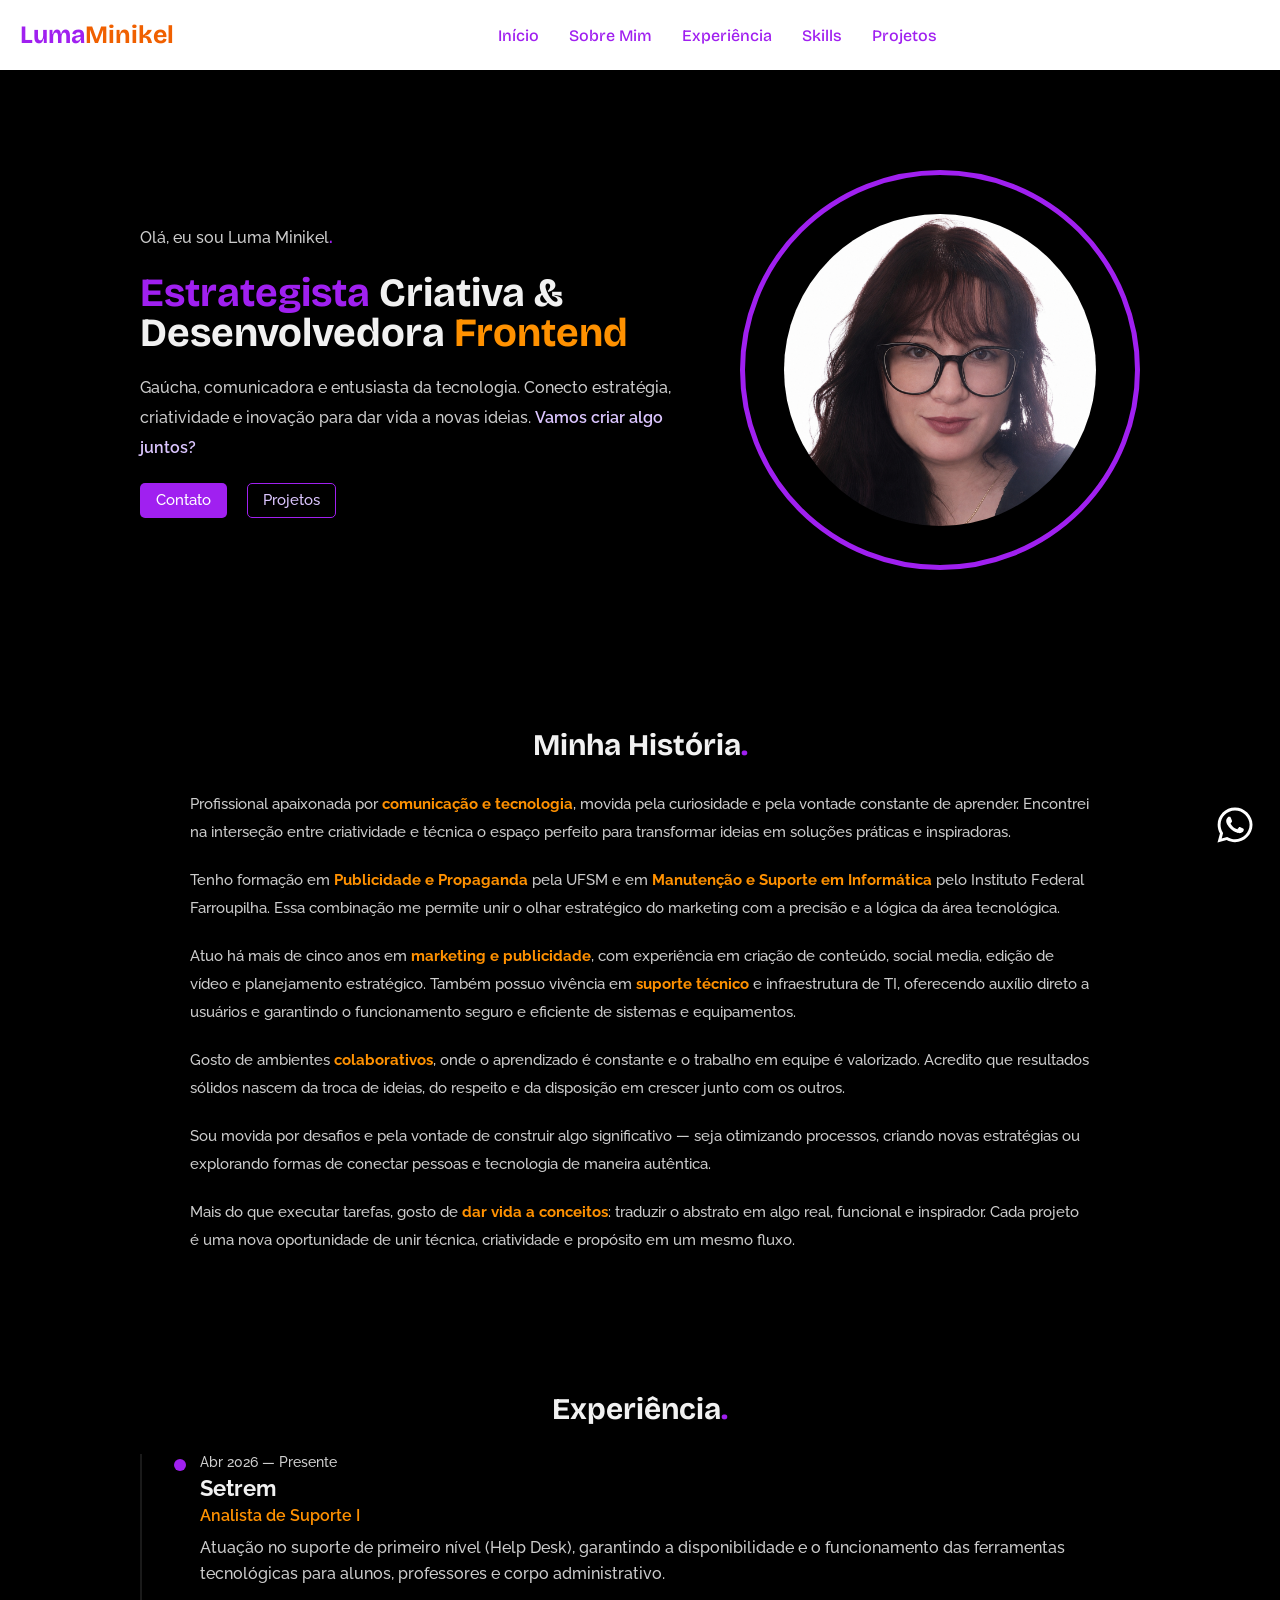
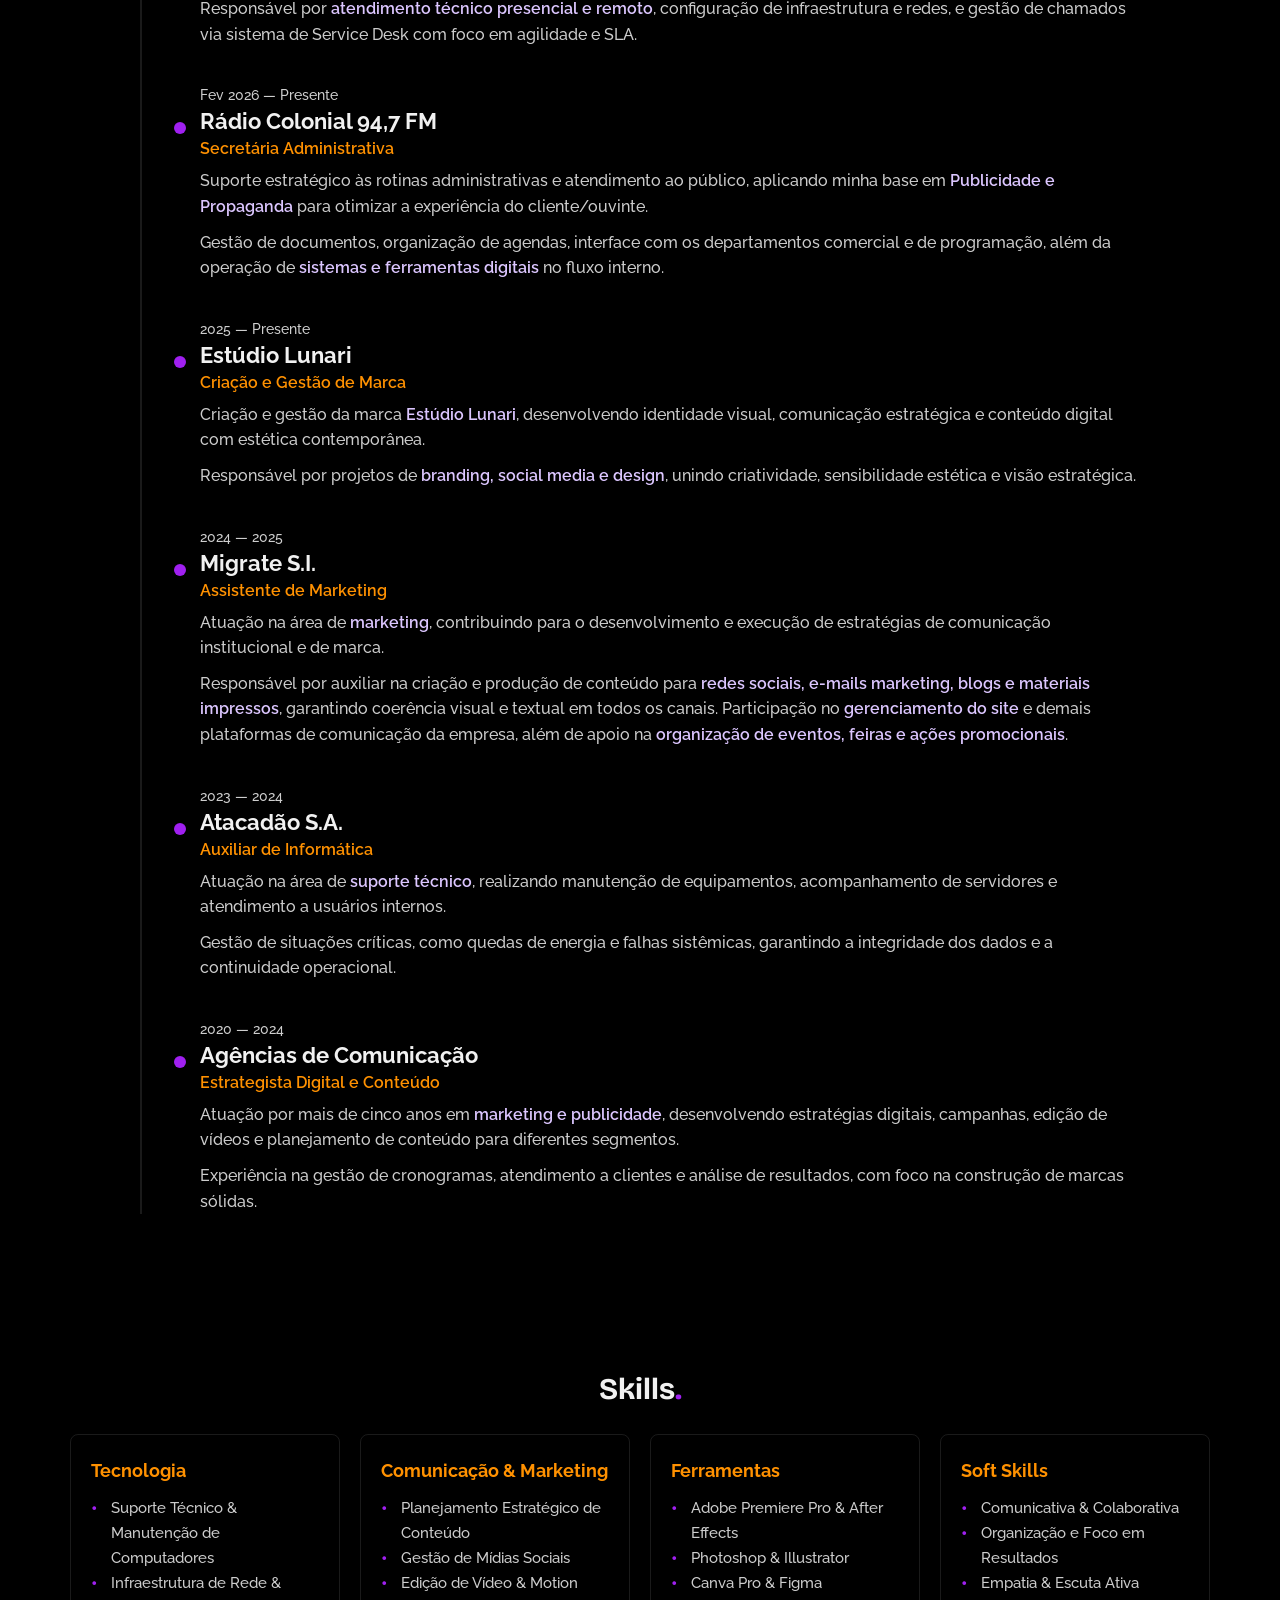
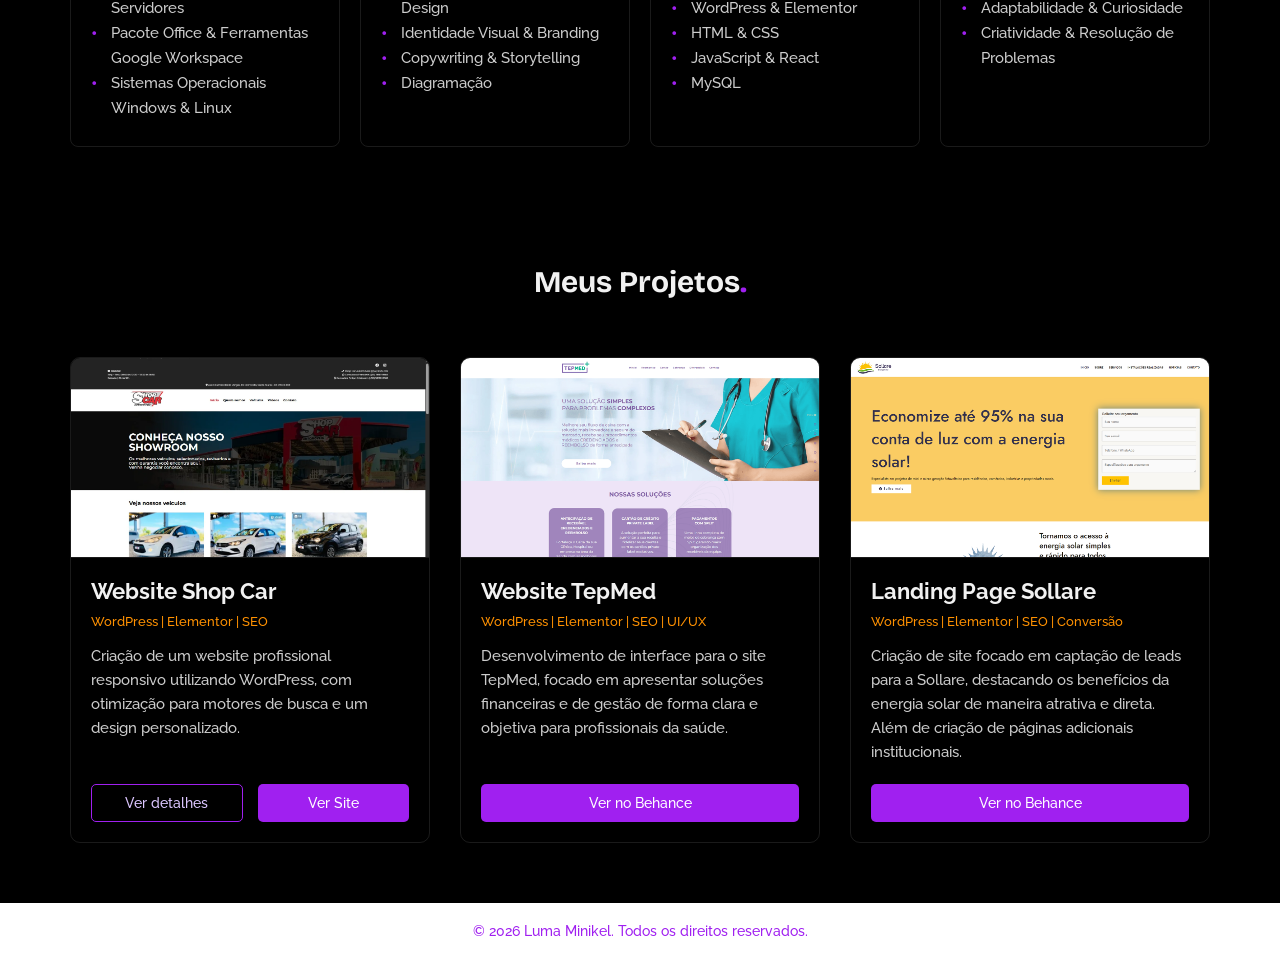
<file: index.html>
<!DOCTYPE html>
<html lang="pt-br">

<head>
  <meta charset="UTF-8">
  <meta name="viewport" content="width=device-width, initial-scale=1.0">
  <meta name="description"
    content="Portfólio de Luma Minikel, Estrategista Criativa e Desenvolvedora Frontend. Conheça meus projetos e minha jornada unindo comunicação, design e tecnologia.">
  <link rel="stylesheet" href="styles.css">
  <link rel="preconnect" href="https://fonts.googleapis.com">
  <link rel="preconnect" href="https://fonts.gstatic.com" crossorigin>
  <link
    href="https://fonts.googleapis.com/css2?family=Bricolage+Grotesque:opsz,wght@12..96,200..800&family=Raleway:ital,wght@0,100..900;1,100..900&display=swap"
    rel="stylesheet">

  <title>Luma Minikel</title>

</head>

<body>
  <a href="#" data-whatsapp aria-label="Fale conosco no WhatsApp" target="_blank">
    <img src="assets/whatsapp-brands-solid-full.svg" alt="Ícone do WhatsApp"
      style="width: 50px; height: 50px; position: fixed; bottom: 50px; right: 20px; z-index: 1000;">
  </a>

  <main>
    <header>
      <a href="#">
        <div><span class="enfaseprimaria">Luma</span><span class="enfasemenu">Minikel</span></div>
      </a>
      <nav>
        <button class="menu-hamburger" aria-label="Abrir menu"><span></span></button>
        <ul>
          <li><a href="#">Início</a></li>
          <li><a href="#about">Sobre Mim</a></li>
          <li><a href="#experience">Experiência</a></li>
          <li><a href="#skills">Skills</a></li>
          <li><a href="#projects">Projetos</a></li>
        </ul>
      </nav>
    </header>

    <section id="hero">
      <article>
        <p id="hero-saudacao"></p>
        <h1 id="hero-titulo"></h1>
        <p id="hero-texto"></p>

        <div class="hero-buttons" style="display: flex; gap: 2rem">
          <a class="primary" href="#" data-whatsapp target="_blank" rel="noopener noreferrer">Contato</a>

          <a class="outline" href="#projects">Projetos</a>
        </div>
      </article>
      <div class="frame">
        <img id="hero-foto" alt="" fetchpriority="high">
      </div>
    </section>
    <section id="about">
      <h2>Minha História<span class="enfaseprimaria">.</span></h2>
      <article id="sobre-texto"></article>
    </section>
    <section id="experience">
      <h2>Experiência<span class="enfaseprimaria">.</span></h2>

      <div class="linha-do-tempo-container" id="lista-experiencia"></div>
    </section>

    <section id="skills">
      <h2>Skills<span class="enfaseprimaria">.</span></h2>
      <article id="lista-skills"></article>
    </section>

    <section id="projects">
      <h2>Meus Projetos<span class="enfaseprimaria">.</span></h2>
      <div class="projetos-grid" id="lista-projetos"></div>
    </section>

  </main>
  <footer>
    <p id="rodape-texto">© 2026 Luma Minikel. Todos os direitos reservados.</p>
  </footer>
  <noscript>
    <p style="text-align: center; padding: 2rem;">Ative o JavaScript para ver o conteúdo deste portfólio.</p>
  </noscript>
  <script src="render.js" defer></script>
  <script src="main.js" defer></script>
</body>

</html>
</file>
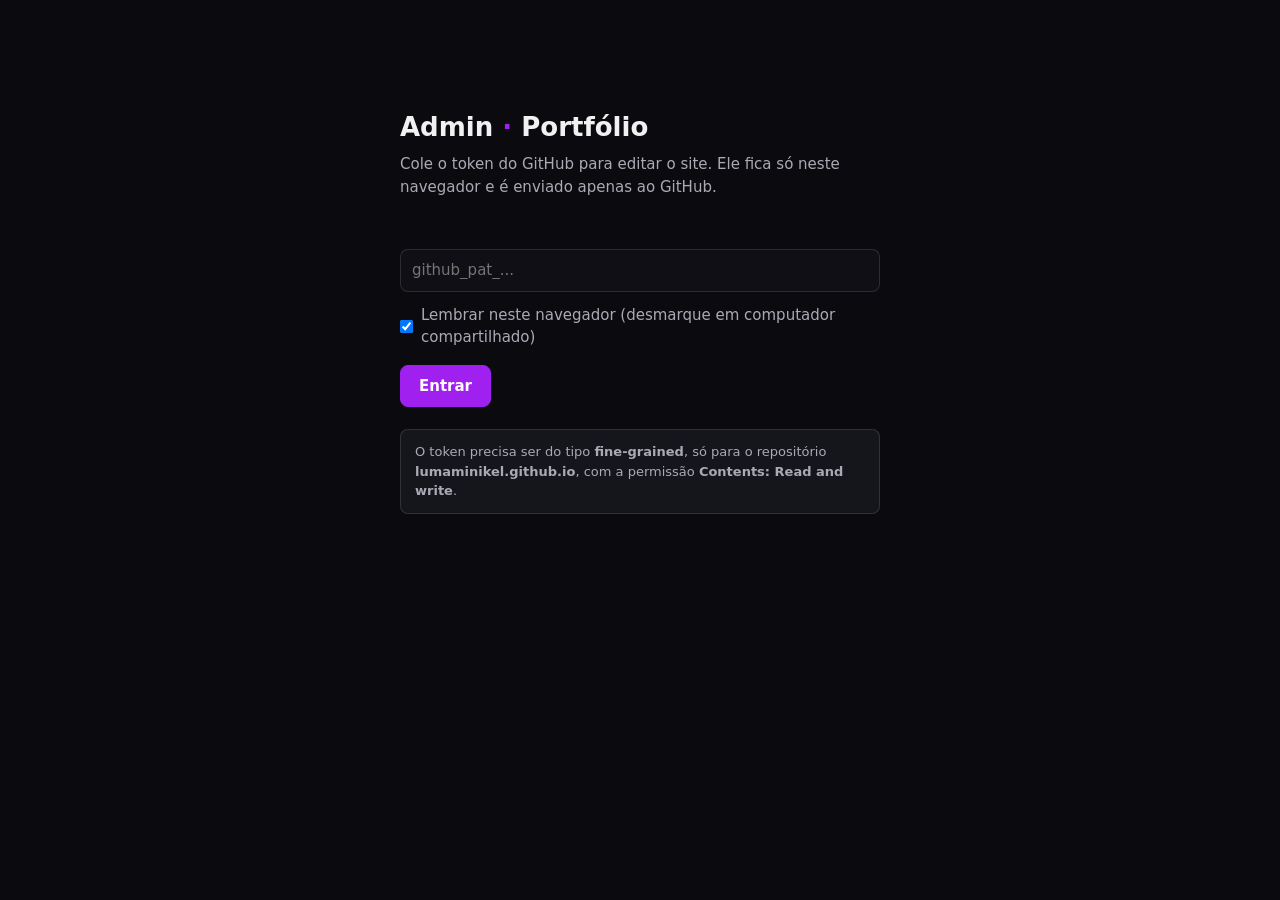
<file: admin.html>
<!DOCTYPE html>
<html lang="pt-br">

<head>
  <meta charset="UTF-8">
  <meta name="viewport" content="width=device-width, initial-scale=1.0">
  <meta name="robots" content="noindex, nofollow">
  <!-- Esta página só carrega o próprio admin.js e só conversa com a API do GitHub -->
  <meta http-equiv="Content-Security-Policy"
    content="default-src 'none'; script-src 'self'; style-src 'self' 'unsafe-inline'; img-src 'self' blob: data:; connect-src https://api.github.com; base-uri 'none'; form-action 'none'">
  <title>Admin · Luma Minikel</title>
  <style>
    * { margin: 0; padding: 0; box-sizing: border-box; }
    [hidden] { display: none !important; }

    :root {
      --roxo: #a020f0;
      --laranja: #ff9100;
      --claro: #dcc6ff;
      --fundo: #0b0b0f;
      --painel: #15151c;
      --borda: rgba(255, 255, 255, 0.12);
      --texto: #f1f1f1;
      --suave: #aaaab5;
      --erro: #ff6b6b;
      --ok: #5fd58a;
    }

    body {
      background: var(--fundo);
      color: var(--texto);
      font-family: system-ui, -apple-system, "Segoe UI", Roboto, sans-serif;
      font-size: 15px;
      line-height: 1.5;
      min-height: 100vh;
    }

    .enfaseprimaria { color: var(--roxo); font-weight: 700; }
    .enfasesecundaria { color: var(--laranja); font-weight: 700; }
    .enfaseterciaria { color: var(--claro); font-weight: 600; }

    /* ---------- botões ---------- */
    .btn {
      background: var(--roxo);
      border: 1px solid var(--roxo);
      border-radius: 8px;
      color: #fff;
      cursor: pointer;
      font: inherit;
      font-weight: 600;
      padding: 9px 18px;
    }
    .btn:hover:not(:disabled) { background: var(--laranja); border-color: var(--laranja); }
    .btn:disabled { opacity: 0.4; cursor: not-allowed; }
    .btn.sec { background: transparent; border-color: var(--borda); color: var(--claro); }
    .btn.sec:hover:not(:disabled) { background: rgba(255, 255, 255, 0.06); border-color: var(--claro); }
    .mini {
      background: transparent;
      border: 1px solid var(--borda);
      border-radius: 6px;
      color: var(--claro);
      cursor: pointer;
      font: inherit;
      font-size: 12px;
      padding: 2px 9px;
    }
    .mini:hover:not(:disabled) { border-color: var(--claro); }
    .mini:disabled { opacity: 0.3; cursor: default; }
    .mini.perigo { color: var(--erro); }
    .mini.perigo:hover { border-color: var(--erro); }

    /* ---------- login ---------- */
    #tela-login {
      margin: 0 auto;
      max-width: 520px;
      padding: 12vh 20px 40px;
    }
    #tela-login h1 { font-size: 26px; margin-bottom: 6px; }
    #tela-login p { color: var(--suave); margin-bottom: 18px; }
    #tela-login input[type="password"] { margin-bottom: 12px; }
    #tela-login label.check { align-items: center; color: var(--suave); display: flex; gap: 8px; margin-bottom: 16px; }
    #tela-login .aviso { background: var(--painel); border: 1px solid var(--borda); border-radius: 8px; color: var(--suave); font-size: 13px; margin-top: 22px; padding: 12px 14px; }
    .erro { color: var(--erro); margin-bottom: 12px; min-height: 1.4em; }

    /* ---------- editor ---------- */
    .topo {
      align-items: center;
      background: var(--painel);
      border-bottom: 1px solid var(--borda);
      display: flex;
      flex-wrap: wrap;
      gap: 12px;
      justify-content: space-between;
      padding: 12px 20px;
      position: sticky;
      top: 0;
      z-index: 10;
    }
    .topo h1 { font-size: 18px; }
    .topo-acoes { align-items: center; display: flex; flex-wrap: wrap; gap: 12px; }
    .topo-acoes a { color: var(--claro); font-size: 14px; }
    #estado { color: var(--suave); font-size: 13px; }
    #estado.sujo { color: var(--laranja); }

    #abas { display: flex; flex-wrap: wrap; gap: 6px; margin: 0 auto; max-width: 900px; padding: 18px 20px 0; }
    #abas button {
      background: transparent;
      border: 1px solid var(--borda);
      border-radius: 8px;
      color: var(--suave);
      cursor: pointer;
      font: inherit;
      padding: 7px 14px;
    }
    #abas button.ativa { background: var(--roxo); border-color: var(--roxo); color: #fff; }

    #paineis { margin: 0 auto; max-width: 900px; padding: 18px 20px 120px; }
    .painel > h2 { font-size: 20px; margin-bottom: 4px; }
    .painel > .sub { color: var(--suave); margin-bottom: 18px; }

    .campo { margin-bottom: 14px; }
    .campo > label { color: var(--claro); display: block; font-size: 13px; font-weight: 600; margin-bottom: 5px; }
    .campo small { color: var(--suave); display: block; font-size: 12px; margin-top: 4px; }
    input[type="text"], input[type="password"], textarea {
      background: #0f0f15;
      border: 1px solid var(--borda);
      border-radius: 8px;
      color: var(--texto);
      font: inherit;
      padding: 9px 11px;
      width: 100%;
    }
    select {
      background: #0f0f15;
      border: 1px solid var(--borda);
      border-radius: 8px;
      color: var(--texto);
      font: inherit;
      padding: 9px 11px;
      width: 100%;
    }
    select:focus { border-color: var(--roxo); outline: none; }
    .sub-titulo { color: var(--laranja); font-size: 16px; margin: 26px 0 4px; }
    .dica { color: var(--suave); font-size: 13px; margin-bottom: 12px; }
    textarea { resize: vertical; }
    input:focus, textarea:focus { border-color: var(--roxo); outline: none; }

    .barra { display: flex; flex-wrap: wrap; gap: 5px; margin-bottom: 5px; }
    .previa { background: rgba(255, 255, 255, 0.03); border-radius: 6px; color: #ccc; font-size: 13px; margin-top: 5px; padding: 7px 10px; white-space: pre-wrap; }
    .previa:empty { display: none; }

    .item { background: var(--painel); border: 1px solid var(--borda); border-radius: 10px; margin-bottom: 14px; padding: 14px 16px; }
    .item .item { background: #0f0f15; }
    .item-topo { align-items: center; display: flex; gap: 10px; justify-content: space-between; margin-bottom: 12px; }
    .item-topo strong { color: var(--laranja); overflow: hidden; text-overflow: ellipsis; white-space: nowrap; }
    .acoes { display: flex; flex-shrink: 0; gap: 5px; }
    .grade { display: grid; gap: 0 14px; grid-template-columns: 1fr 1fr; }
    @media (max-width: 640px) { .grade { grid-template-columns: 1fr; } }

    .img-campo { align-items: flex-start; display: flex; flex-wrap: wrap; gap: 14px; }
    .prev-img { background: #0f0f15; border: 1px solid var(--borda); border-radius: 8px; height: 110px; max-width: 220px; object-fit: cover; object-position: top; width: 160px; }
    .img-campo .lado { flex: 1; min-width: 200px; }
    .img-campo input[type="file"] { color: var(--suave); font-size: 13px; }

    /* ---------- mensagens ---------- */
    #mensagem {
      background: var(--painel);
      border: 1px solid var(--borda);
      border-radius: 10px;
      bottom: 20px;
      box-shadow: 0 8px 30px rgba(0, 0, 0, 0.5);
      left: 50%;
      max-width: min(92vw, 560px);
      padding: 12px 18px;
      position: fixed;
      transform: translateX(-50%);
      z-index: 50;
    }
    #mensagem.ok { border-color: var(--ok); }
    #mensagem.erro { border-color: var(--erro); color: var(--texto); margin: 0; min-height: 0; }
    #mensagem a { color: var(--claro); }
  </style>
</head>

<body>
  <!-- Tela de entrada -->
  <section id="tela-login" hidden>
    <h1>Admin <span class="enfaseprimaria">·</span> Portfólio</h1>
    <p>Cole o token do GitHub para editar o site. Ele fica só neste navegador e é enviado apenas ao GitHub.</p>
    <div class="erro" id="erro-login" role="alert"></div>
    <input type="password" id="campo-token" placeholder="github_pat_..." autocomplete="off" spellcheck="false">
    <label class="check"><input type="checkbox" id="lembrar" checked> Lembrar neste navegador (desmarque em computador
      compartilhado)</label>
    <button class="btn" id="btn-entrar" type="button">Entrar</button>
    <div class="aviso">
      O token precisa ser do tipo <strong>fine-grained</strong>, só para o repositório
      <strong>lumaminikel.github.io</strong>, com a permissão <strong>Contents: Read and write</strong>.
    </div>
  </section>

  <!-- Editor -->
  <div id="tela-editor" hidden>
    <header class="topo">
      <h1>Admin <span class="enfaseprimaria">·</span> Portfólio</h1>
      <div class="topo-acoes">
        <span id="estado">Sem alterações</span>
        <a href="index.html" target="_blank" rel="noopener">Ver site</a>
        <button class="btn sec" id="btn-sair" type="button">Sair</button>
        <button class="btn" id="btn-salvar" type="button" disabled>Publicar alterações</button>
      </div>
    </header>
    <nav id="abas" aria-label="Seções"></nav>
    <main id="paineis"></main>
  </div>

  <div id="mensagem" role="status" aria-live="polite" hidden></div>

  <script src="admin.js" defer></script>
</body>

</html>
</file>
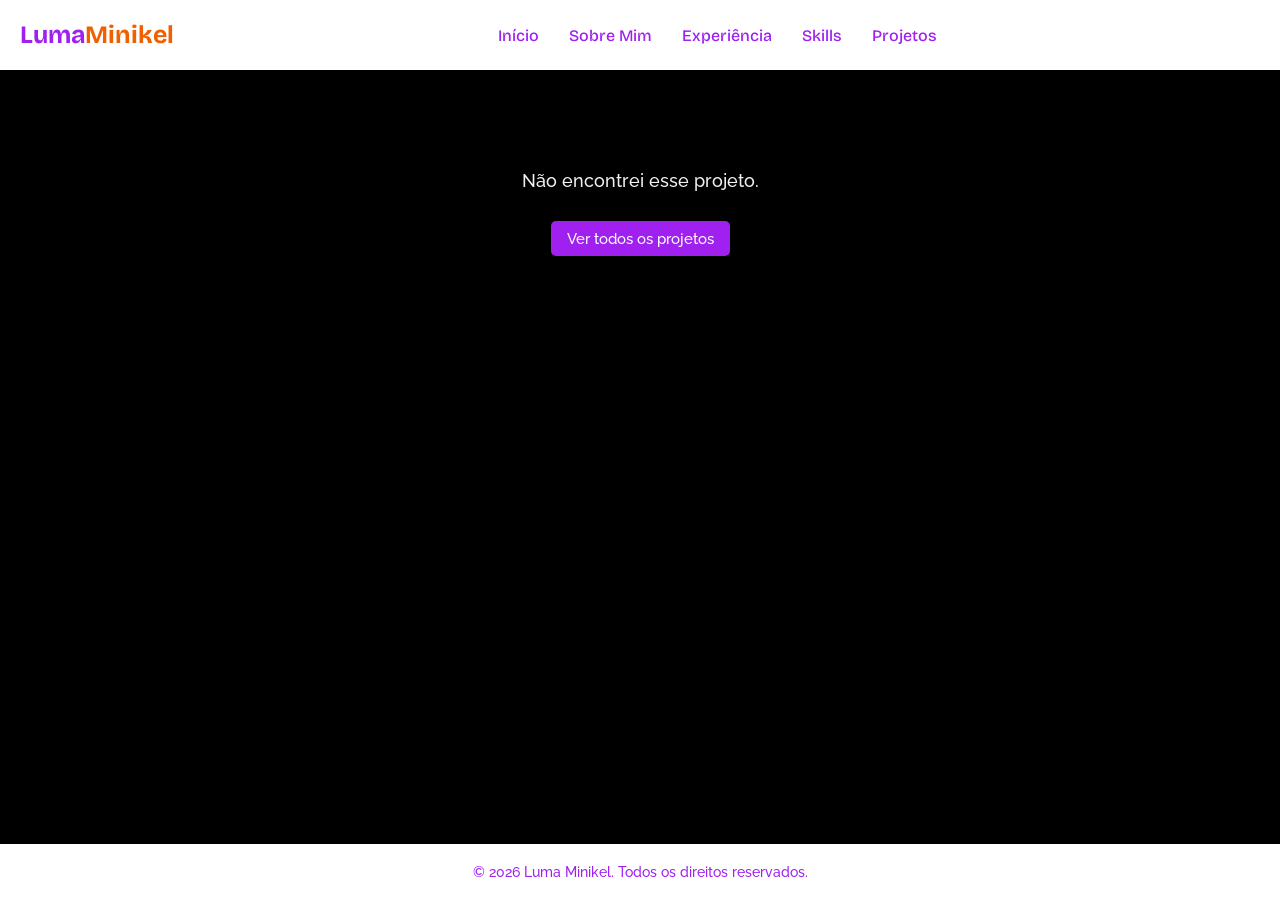
<file: projeto.html>
<!DOCTYPE html>
<html lang="pt-br">

<head>
  <meta charset="UTF-8">
  <meta name="viewport" content="width=device-width, initial-scale=1.0">
  <meta name="description" content="Estudo de caso de projeto do portfólio de Luma Minikel.">
  <link rel="stylesheet" href="styles.css">
  <link rel="stylesheet" href="projeto.css">
  <link rel="preconnect" href="https://fonts.googleapis.com">
  <link rel="preconnect" href="https://fonts.gstatic.com" crossorigin>
  <link
    href="https://fonts.googleapis.com/css2?family=Bricolage+Grotesque:opsz,wght@12..96,200..800&family=Raleway:ital,wght@0,100..900;1,100..900&display=swap"
    rel="stylesheet">

  <title>Projeto · Luma Minikel</title>

</head>

<body>
  <header>
    <a href="index.html">
      <div><span class="enfaseprimaria">Luma</span><span class="enfasemenu">Minikel</span></div>
    </a>
    <nav>
      <button class="menu-hamburger" aria-label="Abrir menu"><span></span></button>
      <ul>
        <li><a href="index.html">Início</a></li>
        <li><a href="index.html#about">Sobre Mim</a></li>
        <li><a href="index.html#experience">Experiência</a></li>
        <li><a href="index.html#skills">Skills</a></li>
        <li><a href="index.html#projects">Projetos</a></li>
      </ul>
    </nav>
  </header>

  <main id="projeto" class="pj-main"></main>

  <footer>
    <p id="rodape-texto">© 2026 Luma Minikel. Todos os direitos reservados.</p>
  </footer>
  <noscript>
    <p style="text-align: center; padding: 2rem;">Ative o JavaScript para ver este projeto.</p>
  </noscript>
  <script src="projeto.js" defer></script>
  <script src="main.js" defer></script>
</body>

</html>
</file>
<file: styles.css>
/* =================================
   1. RESET E VARIÁVEIS (DARK MODE)
   ================================= */
* {
  margin: 0;
  padding: 0;
  box-sizing: border-box;
}

:root {
  /* Cores do Purplefolio (Dark Mode) */
  --color-menu-destaque: #f06000;
  --color-primary: #a020f0; /* Roxo principal */
  --color-secondary: #ff9100; /* Laranja de destaque */
  --color-terciary: #dcc6ff; /* Roxo claro */
  --color-accent: #ffffff; /* Cinza Escuro para Header/Footer */
  --background-color: #000000; /* Fundo Preto */
  --font-color: #f1f1f1; /* Texto Branco/Claro */
  --color-sutil-border: rgba(255, 255, 255, 0.1); /* Borda/linha sutil */
  --color-card-background: rgba(255, 255, 255, 0); /* Fundo de cartão sutil */

  font-size: 62.5%;
}

.enfasemenu {
  color: var(--color-menu-destaque);
  font-weight: 700;
}

.enfaseprimaria {
  color: var(--color-primary);
  font-weight: 700;
}
.enfasesecundaria {
  color: var(--color-secondary);
  font-weight: 700;
}

.enfaseterciaria {
  color: var(--color-terciary);
  font-weight: 600;
}

.bricolage-grotesque {
  font-family: "Bricolage Grotesque", sans-serif;
  font-weight: 700;
  font-style: normal;
}

.reaway-regular {
  font-family: "Raleway", sans-serif;
  font-weight: 400;
  font-style: normal;
}

body {
  display: flex;
  flex-direction: column;
  min-height: 100vh;
  background-color: var(--background-color);
  color: var(--font-color);
  font-family: Raleway, sans-serif;
  font-size: 1.5rem;
  font-weight: 500;
}

h1 {
  font-family: "Bricolage Grotesque", sans-serif;
  font-size: 4rem;
  line-height: 4rem;
  font-weight: 700;
  color: var(--font-color);
}

h2 {
  font-family: "Bricolage Grotesque", sans-serif;
  color: var(--font-color); /* Títulos brancos */
  font-size: 3rem;
  font-weight: bolder;
  line-height: 3rem;
  margin-bottom: 3rem;
  text-align: center; /* Centralizando títulos de seção */
}

/* Ajustes de margin para as seções */
#about,
#experience,
#skills {
  padding: 6rem 3rem;
  max-width: 1200px;
  margin: 0 auto; /* Centraliza o conteúdo da seção */
}

#skills ul {
  list-style: none;
}

a.primary,
a.outline {
  text-decoration: none; /* Novo: Remove o sublinhado */
  display: inline-block; /* Novo: Permite padding e box model */
  border: 0.1rem solid transparent;
  border-radius: 0.5rem;
  cursor: pointer;
  font-size: 1.5rem;
  font-weight: 500;
  padding: 0.75rem 1.5rem;
  transition: background-color 0.3s ease, border-color 0.3s ease,
    color 0.3s ease;
}

a.primary {
  background-color: var(--color-primary);
  color: #fff;
}

a.outline {
  background-color: transparent;
  border: 0.1rem solid var(--color-primary);
  color: var(--color-terciary);
}

a.primary:hover,
a.outline:hover {
  background-color: var(--color-secondary);
  border-color: var(--color-secondary);
  color: var(--font-color);
}
/* =================================
   2. ESTILOS DO HEADER E NAVEGAÇÃO
   ================================= */
header {
  display: flex;
  font-family: Bricolage Grotesque, sans-serif;
  justify-content: space-between;
  align-items: center;
  padding: 2rem 2rem;
  background-color: #ffffff;
  box-shadow: var(--color-primary);
  color: var(--color-primary);

  /* PROPRIEDADES PARA FIXAR O MENU */
  position: sticky; /* Define que o elemento deve ser fixo no scroll */
  top: 0; /* Fixa ele a 0px do topo do viewport */
  z-index: 1000; /* Garante que o header fique ACIMA de outros elementos */
}

/* Estilo para o link que envolve o nome/logo (Luma Minikel) */
header > a:first-child {
  text-decoration: none;
  color: inherit;
  font-size: 2.5rem;
  font-weight: 700;
}

/* Estilos para a navegação (nav) */
header nav {
  font-size: 1.6rem;
  flex: 1;
}

/* Estilos para a lista não ordenada (ul) */
header nav ul {
  display: flex;
  justify-content: center;
  gap: 3rem;
  list-style: none; /* Garante que a lista não tenha marcadores */
  padding: 0; /* Remove padding padrão do navegador */
  margin: 0; /* Remove margin padrão do navegador */
}

/* 2. ESTILOS CRUCIAIS: Para a tag <a> dentro do <li> */
header nav ul li a {
  color: inherit; /* Herda a cor do header (var(--color-primary)) */
  text-decoration: none; /* Remove o sublinhado padrão do link */
  font-weight: 500;
  transition: color 0.3s ease;
  cursor: pointer;
  display: block; /* Torna o link um bloco para preencher o <li> */
}

/* Efeito de HOVER (ao passar o mouse) - aplicado ao <a> */
header nav ul li a:hover {
  color: var(--color-menu-destaque);
}

/* Estilo para o link ATIVO, que prevalece sobre o hover */
header nav ul li a.active {
  color: var(--color-menu-destaque);
}

/* ========================================================================= */
/* 3. CORREÇÃO DO SALTO DA ÂNCORA (SCROLL OFFSET) */
/* ========================================================================= */

/* Aplica uma margem no topo de todas as seções que são alvos de links âncora. */
/* O valor (10rem) deve ser MAIOR que a altura total do seu header (Ex: 8rem) */
section[id] {
  scroll-margin-top: 10rem;
}

/* =================================
   3. SEÇÃO HERO
   ================================= */

#hero {
  display: grid;
  grid-template-columns: 2fr 1fr;
  gap: 3rem;
  margin: auto;
  padding: 10rem;
  align-items: center;
  justify-items: end;
  align-content: center;
  justify-content: center;
  max-width: 1200px;
}

#hero article {
  display: flex;
  flex: 1;
  flex-direction: column;
  justify-content: center;
  gap: 2rem;
  align-self: center;
}

#hero article > p {
  font-size: 1.6rem;
  font-weight: 500;
  line-height: 3rem;
  align-content: center;
  color: #cccccc;
}

#hero .frame {
  align-items: center;
  border: 0.5rem solid var(--color-primary);
  border-radius: 50%;
  display: flex;
  justify-content: center;
  width: 40rem;
  height: 40rem;
  min-width: 300px; /* Garante um tamanho mínimo em telas menores */
}

#hero .frame img {
  width: 80%;
  aspect-ratio: 1/1;
  object-fit: cover;
  border-radius: 50%;
  transform: scaleX(-1);
}

/* =================================
   4. SEÇÃO ABOUT
   ================================= */

#about article {
  max-width: 900px;
  margin: 0 auto;
}

#about article p {
  margin-bottom: 2rem;
  line-height: 2.8rem;
  color: #cccccc;
}

/* =================================
   5. SEÇÃO EXPERIENCE (LINHA DO TEMPO - PURPLEFOLIO)
   ================================= */

.linha-do-tempo-container {
  max-width: 100rem;
  margin: 0 auto;
  position: relative;
  padding-left: 2rem; /* Espaço para a linha vertical e ponto */
}

/* Linha Vertical */
.linha-do-tempo-container::before {
  content: "";
  position: absolute;
  top: 0;
  left: 0; /* Alinha a linha na borda esquerda */
  bottom: 0;
  width: 0.2rem;
  background-color: var(--color-sutil-border);
  z-index: 0;
}

.item-experiencia {
  display: block; /* Cada item ocupa uma linha */
  margin-bottom: 4rem;
  position: relative;
  padding-left: 2rem; /* Espaço entre a linha e o texto */
}

/* Ajusta a Data (opcionalmente) */
.data {
  font-weight: 500;
  font-size: 1.4rem;
  color: #cecece;
  margin-bottom: 0.5rem;
  margin-left: 2rem;
  display: block; /* Força a data para cima do título */
}

/* Ponto de marcação */
.ponto-timeline {
  width: 1.2rem;
  height: 1.2rem;
  border-radius: 50%;
  background-color: var(--color-primary);
  position: absolute;
  left: -0.6rem; /* Meia largura para centralizar o ponto na linha vertical (left: 0) */
  top: 3.5rem; /* Ajuste manual para alinhar com o h3 + data */
  z-index: 1;
  box-shadow: 0 0 0 0.4rem var(--background-color);
}

/* Ajusta a posição do ponto para se alinhar com o título/data */
.item-experiencia:first-child .ponto-timeline {
  top: 0.5rem; /* Mais alto para o primeiro item */
}

/* O conteúdo não precisa de Flexbox, pois está em bloco */
.data-e-ponto {
  width: 100%; /* Ocupa a largura total */
  margin-right: 0;
  align-items: flex-start; /* Alinha a data à esquerda */
  position: relative;
}
/* Alinhar o ponto com o texto */
.ponto-timeline {
  left: -0.6rem;
  top: 3.5rem;
}

.conteudo-experiencia {
  flex-grow: 1;
  padding-left: 2rem; /* 20px */
}

.conteudo-experiencia h3 {
  font-size: 2.2rem; /* 22px */
  margin-top: 0; /* AJUSTE DE ALINHAMENTO: Garante que o topo do h3 inicie no 0 */
  margin-bottom: 0.5rem; /* 5px */
  color: var(--font-color);
}

.conteudo-experiencia .cargo {
  font-size: 1.6rem; /* 16px */
  font-weight: 600;
  color: var(--color-secondary);
  margin: 0 0 1rem 0; /* 10px */
}

.conteudo-experiencia .descricao {
  line-height: 1.6;
  font-size: 1.6rem; /* 16px */
  margin-bottom: 1rem; /* 10px */
  color: #cccccc;
}

/* === RESPONSIVIDADE EM REM (768px = 76.8rem) === */

@media (max-width: 76.8rem) {
  .linha-do-tempo-container::before {
    left: 2rem; /* 20px */
  }

  .item-experiencia {
    padding-left: 3rem; /* 30px */
    margin-bottom: 4rem; /* 40px */
  }

  .data {
    position: relative;
    left: 3rem; /* 30px */
  }

  .ponto-timeline {
    left: -1.8rem; /* 18px */
    right: auto;
    top: 3.5rem; /* 35px - Ajustado para alinhar visualmente com o conteúdo no mobile */
  }

  .conteudo-experiencia {
    padding-left: 0;
  }
}

/* =================================
   6. SEÇÃO SKILLS (GRID CARDS - PURPLEFOLIO)
   ================================= */

#skills article {
  display: grid;
  grid-template-columns: repeat(4, 1fr);
  gap: 2rem;
  max-width: 1200px;
  margin: 0 auto;
}

/* Estilizando cada Grupo de Skill (o Cartão) */
.skillGroup {
  border: 0.1rem solid var(--color-sutil-border);
  border-radius: 0.8rem;
  padding: 2.5rem 2rem;
  background-color: var(--color-card-background);
  transition: transform 0.3s ease, box-shadow 0.3s ease;
}

.skillGroup:hover {
  transform: translateY(-0.5rem);
  box-shadow: 0 0 2rem rgba(160, 32, 240, 0.15); /* Sombra sutil com a cor primária */
}

.skillGroup .skillTitle {
  font-size: 1.8rem;
  font-weight: 700;
  margin-bottom: 1.5rem;
  color: var(--color-secondary);
}

#skills ul {
  padding-left: 0;
  margin: 0;
}

#skills ul li {
  font-size: 1.5rem;
  line-height: 2.5rem;
  color: #cccccc;
  position: relative;
  padding-left: 2rem;
}

/* Criando o ponto de lista */
#skills ul li::before {
  content: "•";
  color: var(--color-primary);
  font-weight: 700;
  font-size: 1.8rem;
  position: absolute;
  left: 0;
  top: -0.1rem;
}

/* =================================
   7. RESPONSIVIDADE
   ================================= */

/* Tablets (Max-width: 1024px) */
@media (max-width: 1024px) {
  #hero {
    margin: 5rem 0;
    grid-template-columns: 1fr; /* Hero em uma coluna */
    justify-items: center; /* Centraliza a foto */
  }

  #hero article {
    order: 2; /* Coloca o texto abaixo da imagem */
    padding: 0 2rem;
    text-align: center; /* Centraliza o texto do hero */
  }

  #hero .frame {
    order: 1;
    margin-bottom: 4rem;
    width: 35rem;
    height: 35rem;
  }

  .hero-buttons {
    justify-content: center;
  }

  /* Skills: 2 Colunas */
  #skills article {
    grid-template-columns: repeat(2, 1fr);
  }

  /* Experiência: Ajuste de Largura */
  .linha-do-tempo-container {
    padding: 0 20px;
  }
  .data {
    position: static; /* Remove o posicionamento relativo */
    margin-left: 0; /* Remove a margem */
    margin-bottom: 1rem;
  }
}

/* Mobile (Max-width: 768px) */
@media (max-width: 768px) {
  h2 {
    font-size: 4rem;
  }

  header {
    flex-direction: column;
    padding: 1.5rem 2rem;
  }

  header nav ul {
    gap: 1.5rem;
    padding-top: 1rem;
  }

  /* Hero */
  #hero {
    padding: 0.6rem;
  }
  #hero article .title {
    font-family: "Bricolage Grotesque", sans-serif;
    font-size: 4rem; /* Aumentado de 4rem para 4.5rem no mobile */
    line-height: 5rem;
    font-weight: 700;
  }

  /* Skills: 1 Coluna */
  #skills article {
    grid-template-columns: 1fr;
  }

  /* Experiência: Layout de coluna única */
  .linha-do-tempo-container::before {
    left: 2rem; /* Move a linha vertical para a lateral esquerda */
    width: 0.2rem;
  }

  .item-experiencia {
    flex-direction: column;
    margin-bottom: 4rem;
    padding-left: 3rem; /* Espaço para a linha e o ponto */
  }

  .data-e-ponto {
    width: 100%;
    margin-right: 0;
    align-items: flex-start; /* Alinha a data à esquerda */
    padding-top: 0;
  }

  .data {
    position: static; /* Remove o posicionamento relativo */
    margin-left: 1.2rem; /* Remove a margem */
    margin-bottom: 1rem;
  }

  .ponto-timeline {
    left: -0.6rem; /* Alinha o ponto com a linha */
    top: 0.5rem;
  }

  .conteudo-experiencia {
    padding-left: 0;
  }

  .conteudo-experiencia h3 {
    margin-top: 0.5rem;
  }
}

/* =================================
   8. SEÇÃO PROJECTS (CARDS)
   ================================= */

#projects {
  padding: 6rem 3rem;
  max-width: 120rem;
  margin: 0 auto;
}

#projects h2 {
  margin-bottom: 6rem;
}

.projetos-grid {
  display: grid;
  grid-template-columns: repeat(
    auto-fit,
    minmax(30rem, 1fr)
  ); /* Layout responsivo de cards */
  gap: 3rem; /* Espaço entre os cards */
}

.projeto-card {
  background-color: var(--color-card-background); /* Fundo sutil */
  border: 0.1rem solid var(--color-sutil-border); /* Borda sutil */
  border-radius: 1rem;
  overflow: hidden; /* Garante que a imagem siga o border-radius */
  display: flex;
  flex-direction: column;
  transition: transform 0.3s ease, box-shadow 0.3s ease;
}

.projeto-card:hover {
  transform: translateY(-0.8rem);
  box-shadow: 0 1.5rem 3rem rgba(160, 32, 240, 0.2); /* Sombra mais pronunciada no hover */
}

.projeto-card img {
  width: 100%;
  height: 20rem; /* Altura fixa para as imagens dos cards */
  object-fit: cover; /* Garante que a imagem cubra a área sem distorcer */
  object-position: top; /* <--- ADICIONE ESTA LINHA AQUI */
  display: block;
  border-bottom: 0.1rem solid var(--color-sutil-border); /* Separador da imagem para o conteúdo */
}

.card-conteudo {
  padding: 2rem;
  flex-grow: 1; /* Faz o conteúdo ocupar o espaço restante */
  display: flex;
  flex-direction: column;
}

.card-conteudo h3 {
  font-size: 2.2rem;
  color: var(--font-color);
  margin-bottom: 1rem;
}

.card-conteudo .tecnologias {
  font-size: 1.3rem;
  color: var(--color-secondary); /* Destaque laranja para tecnologias */
  font-weight: 500;
  margin-bottom: 1.5rem;
}

.card-conteudo .descricao {
  font-size: 1.5rem;
  color: #cccccc;
  line-height: 1.6;
  margin-bottom: 2rem;
  flex-grow: 1; /* Permite que a descrição ocupe espaço extra antes dos botões */
}

.card-botoes {
  display: flex;
  gap: 1.5rem; /* Espaço entre os botões */
  margin-top: auto; /* Empurra os botões para a parte inferior do card */
}

.card-botoes .primary,
.card-botoes .outline {
  width: 100%; /* Faz os botões ocuparem a largura total disponível */
  text-align: center;
  padding: 1rem 1.5rem;
  font-size: 1.4rem;
  text-decoration: none; /* Remove sublinhado padrão dos links */
}

/* =================================
   9. RESPONSIVIDADE ADICIONAL PARA PROJETOS
   ================================= */

@media (max-width: 768px) {
  .projetos-grid {
    grid-template-columns: 1fr; /* Uma coluna em mobile */
    gap: 2rem;
  }

  #projects {
    padding: 4rem 2rem;
  }
}

@media (max-width: 480px) {
  .card-conteudo h3 {
    font-size: 2rem;
  }

  .card-conteudo .descricao {
    font-size: 1.4rem;
  }
  .card-botoes {
    flex-direction: column; /* Botões empilhados em telas muito pequenas */
  }
}

footer {
  background-color: var(--color-accent);
  box-shadow: var(--color-primary);
  padding: 20px 40px;
  text-align: center;
  font-size: 1.4rem;
  color: var(--color-primary);
  margin-top: auto; /* Garante que o footer fique no final */
  order: 2;
}
/* =================================
   10. MENU HAMBURGUER E RESPONSIVO
   ================================= */

.menu-hamburger {
  display: none; /* Escondido por padrão */
  border: none;
  background: none;
  cursor: pointer;
  padding: 1rem;
  position: relative;
  width: 30px;
  height: 22px;
}

.menu-hamburger::before,
.menu-hamburger::after,
.menu-hamburger span {
  content: "";
  position: absolute;
  left: 0;
  width: 100%;
  height: 2px;
  background-color: var(--color-primary);
  transition: transform 0.3s ease, top 0.3s ease, opacity 0.3s ease;
}

.menu-hamburger::before {
  top: 0;
}

.menu-hamburger span {
  top: 10px;
}

.menu-hamburger::after {
  top: 20px;
}

@media (max-width: 768px) {
  .menu-hamburger {
    display: block;
    position: absolute;
    right: 2rem;
    top: 50%;
    transform: translateY(-50%);
    z-index: 1001;
  }

  header nav ul {
    position: fixed;
    top: 0;
    right: -100%;
    width: 70%;
    height: 100vh;
    background-color: #111;
    flex-direction: column;
    justify-content: flex-start;
    align-items: center;
    padding-top: 10rem;
    transition: right 0.4s ease-in-out;
    gap: 2rem;
  }

  header nav.nav-active ul {
    right: 0;
  }

  header nav.nav-active .menu-hamburger::before {
    top: 10px;
    transform: rotate(45deg);
  }

  header nav.nav-active .menu-hamburger::after {
    top: 10px;
    transform: rotate(-45deg);
  }

  header nav.nav-active .menu-hamburger span {
    opacity: 0;
  }

  header nav ul li a {
    font-size: 2.2rem;
    color: var(--font-color);
  }
}
</file>
<file: projeto.css>
/* =========================================================================
   PROJETO.CSS — Estilos da página de projeto (projeto.html)
   Usa as variáveis e o cabeçalho/rodapé do styles.css
   ========================================================================= */

.pj-main {
  width: 100%;
}

.pj {
  max-width: 96rem;
  margin: 0 auto;
  padding: 4rem 3rem 8rem;
}

.pj-voltar {
  display: inline-block;
  margin-bottom: 3rem;
  color: var(--color-terciary);
  font-size: 1.5rem;
  text-decoration: none;
  transition: color 0.3s ease;
}

.pj-voltar:hover {
  color: var(--color-secondary);
}

/* ---------- Cabeçalho do projeto ---------- */
.pj-tec {
  margin-bottom: 1rem;
  color: var(--color-secondary);
  font-size: 1.4rem;
  font-weight: 600;
}

.pj-cabecalho h1 {
  margin-bottom: 1.5rem;
  font-size: 5rem;
  line-height: 1.15;
}

.pj-subtitulo {
  max-width: 72rem;
  margin-bottom: 3rem;
  color: #cccccc;
  font-size: 1.9rem;
  line-height: 1.6;
}

.pj-detalhes {
  display: grid;
  grid-template-columns: repeat(auto-fit, minmax(18rem, 1fr));
  gap: 2rem;
  margin-bottom: 3rem;
  padding: 2rem 0;
  border-top: 0.1rem solid var(--color-sutil-border);
  border-bottom: 0.1rem solid var(--color-sutil-border);
}

.pj-detalhes dt {
  margin-bottom: 0.4rem;
  color: var(--color-terciary);
  font-size: 1.2rem;
  letter-spacing: 0.08em;
  text-transform: uppercase;
}

.pj-detalhes dd {
  font-size: 1.6rem;
}

.pj-botoes {
  display: flex;
  flex-wrap: wrap;
  gap: 1.5rem;
  margin-bottom: 4rem;
}

.pj-capa {
  margin-bottom: 5rem;
  overflow: hidden;
  border: 0.1rem solid var(--color-sutil-border);
  border-radius: 1rem;
}

.pj-capa img {
  display: block;
  width: 100%;
  max-height: 50rem;
  object-fit: cover;
  object-position: top;
}

/* ---------- Blocos de conteúdo ---------- */
.pj-corpo > * + * {
  margin-top: 3rem;
}

.pj-main .pj-h2 {
  margin: 6rem 0 0;
  font-size: 3rem;
  line-height: 1.2;
  text-align: left;
}

.pj-texto p,
.pj-texto ul {
  max-width: 76rem;
  color: #d6d6d6;
  font-size: 1.7rem;
  line-height: 1.8;
}

.pj-texto p + p,
.pj-texto p + ul,
.pj-texto ul + p {
  margin-top: 1.8rem;
}

.pj-texto ul {
  padding-left: 2.4rem;
}

.pj-texto li + li {
  margin-top: 0.6rem;
}

.pj-destaque {
  max-width: 76rem;
  padding: 1rem 0 1rem 2.4rem;
  border-left: 0.4rem solid var(--color-secondary);
  color: var(--font-color);
  font-family: "Bricolage Grotesque", sans-serif;
  font-size: 2.4rem;
  line-height: 1.4;
}

.pj-figura {
  margin: 0;
}

.pj-zoom {
  display: block;
  width: 100%;
  padding: 0;
  border: 0;
  background: none;
  cursor: zoom-in;
}

.pj-figura img {
  display: block;
  width: 100%;
  height: auto;
  border: 0.1rem solid var(--color-sutil-border);
  border-radius: 1rem;
}

/* Imagem longa (print de página inteira): mostra só o topo; clique abre inteira */
.pj-recortada img {
  max-height: 60rem;
  object-fit: cover;
  object-position: top;
}

.pj-figura figcaption {
  margin-top: 1rem;
  color: #9a9a9a;
  font-size: 1.4rem;
  text-align: center;
}

.pj-galeria {
  display: grid;
  grid-template-columns: repeat(auto-fill, minmax(28rem, 1fr));
  gap: 2rem;
}

.pj-galeria img {
  height: 22rem;
  object-fit: cover;
  object-position: top;
}

/* ---------- Navegação entre projetos ---------- */
.pj-navegacao {
  display: flex;
  flex-wrap: wrap;
  gap: 1.5rem;
  justify-content: space-between;
  margin-top: 8rem;
  padding-top: 3rem;
  border-top: 0.1rem solid var(--color-sutil-border);
}

.pj-navegacao a:only-child {
  margin-left: auto;
}

/* ---------- Imagem ampliada ---------- */
.pj-lightbox {
  position: fixed;
  inset: 0;
  z-index: 2000;
  display: flex;
  justify-content: center;
  align-items: flex-start;
  padding: 2rem;
  overflow: auto;
  background: rgba(0, 0, 0, 0.92);
  cursor: zoom-out;
}

.pj-lightbox img {
  width: 100%;
  max-width: 120rem;
  height: auto;
  border-radius: 0.8rem;
}

/* ---------- Mensagens ---------- */
.pj-vazio {
  padding: 10rem 3rem;
  text-align: center;
}

.pj-vazio p {
  margin-bottom: 3rem;
  font-size: 1.8rem;
}

@media (max-width: 768px) {
  .pj {
    padding: 3rem 2rem 6rem;
  }

  .pj-cabecalho h1 {
    font-size: 3.4rem;
  }

  .pj-subtitulo {
    font-size: 1.6rem;
  }

  .pj-main .pj-h2 {
    font-size: 2.4rem;
  }

  .pj-texto p,
  .pj-texto ul {
    font-size: 1.6rem;
  }

  .pj-destaque {
    font-size: 2rem;
  }

  .pj-recortada img {
    max-height: 40rem;
  }

  .pj-lightbox {
    padding: 1rem;
  }
}
</file>
